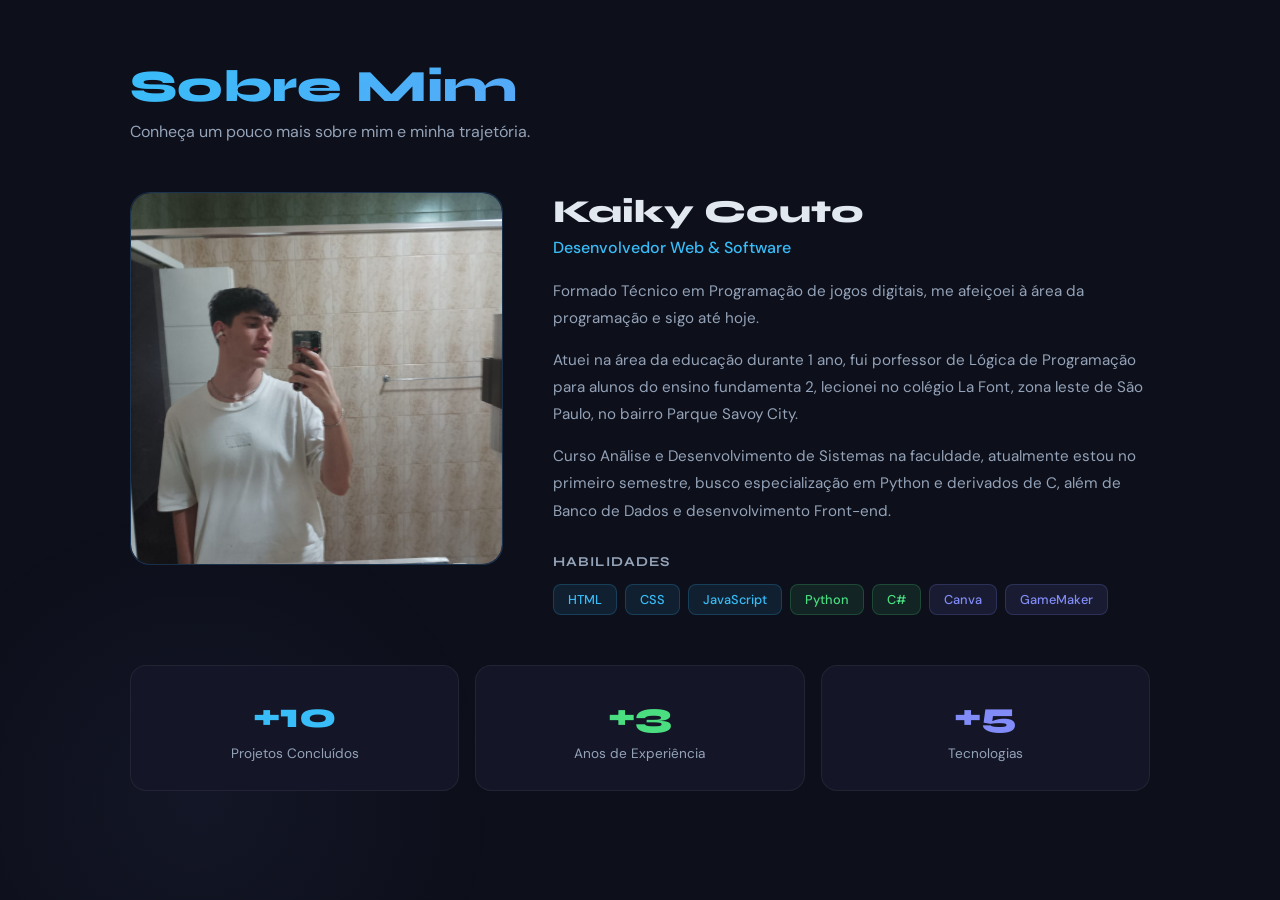
<file: html/about.html>
<!DOCTYPE html>
<html lang="pt-BR">
<head>
    <meta charset="UTF-8">
    <meta name="viewport" content="width=device-width, initial-scale=1.0">
    <title>Sobre</title>
    <link href="https://fonts.googleapis.com/css2?family=Syne:wght@400;600;700;800&family=DM+Sans:wght@300;400;500&display=swap" rel="stylesheet">
    <link rel="stylesheet" type="text/css" href="../css/about.css">
</head>
<body>
    <div class="container">

        <div class="page-header">
            <h1 class="page-title">Sobre Mim</h1>
            <p class="page-desc">Conheça um pouco mais sobre mim e minha trajetória.</p>
        </div>

        <div class="about-grid">

            <!-- Foto -->
            <div class="about-image">
                <div class="image-box">
                    <!-- Coloque sua foto aqui -->
                    <img src="../Imagens/eu.jpeg" alt="Foto" onerror="this.style.display='none'">
                </div>
            </div>

            <!-- Texto -->
            <div class="about-content">
                <h2 class="about-name">Kaiky Couto</h2>
                <p class="about-role">Desenvolvedor Web &amp; Software</p>
                <p class="about-bio">
                    Formado Técnico em Programação de jogos digitais, me afeiçoei à área da programação e sigo até hoje.
                </p>
                <p class="about-bio">
                    Atuei na área da educação durante 1 ano, fui porfessor de Lógica de Programação para alunos do ensino fundamenta 2,
                    lecionei no colégio La Font, zona leste de São Paulo, no bairro Parque Savoy City.
                </p>
                <p class="about-bio">
                    Curso Anãlise e Desenvolvimento de Sistemas na faculdade, atualmente estou no primeiro semestre,
                    busco especialização em Python e derivados de C, além de Banco de Dados e desenvolvimento Front-end.
                </p>

                <div class="skills">
                    <h3 class="skills-title">Habilidades</h3>
                    <div class="skills-grid">
                        <span class="skill-tag blue">HTML</span>
                        <span class="skill-tag blue">CSS</span>
                        <span class="skill-tag blue">JavaScript</span>
                        <span class="skill-tag green">Python</span>
                        <span class="skill-tag green">C#</span>
                        <span class="skill-tag purple">Canva</span>
                        <span class="skill-tag purple">GameMaker</span>
                    </div>
                </div>
            </div>

        </div>

        <!-- Cards de stats -->
        <div class="stats-grid">
            <div class="stat-card">
                <span class="stat-number blue">+10</span>
                <span class="stat-label">Projetos Concluídos</span>
            </div>
            <div class="stat-card">
                <span class="stat-number green">+3</span>
                <span class="stat-label">Anos de Experiência</span>
            </div>
            <div class="stat-card">
                <span class="stat-number purple">+5</span>
                <span class="stat-label">Tecnologias</span>
            </div>
        </div>

    </div>
</body>
</html>
</file>
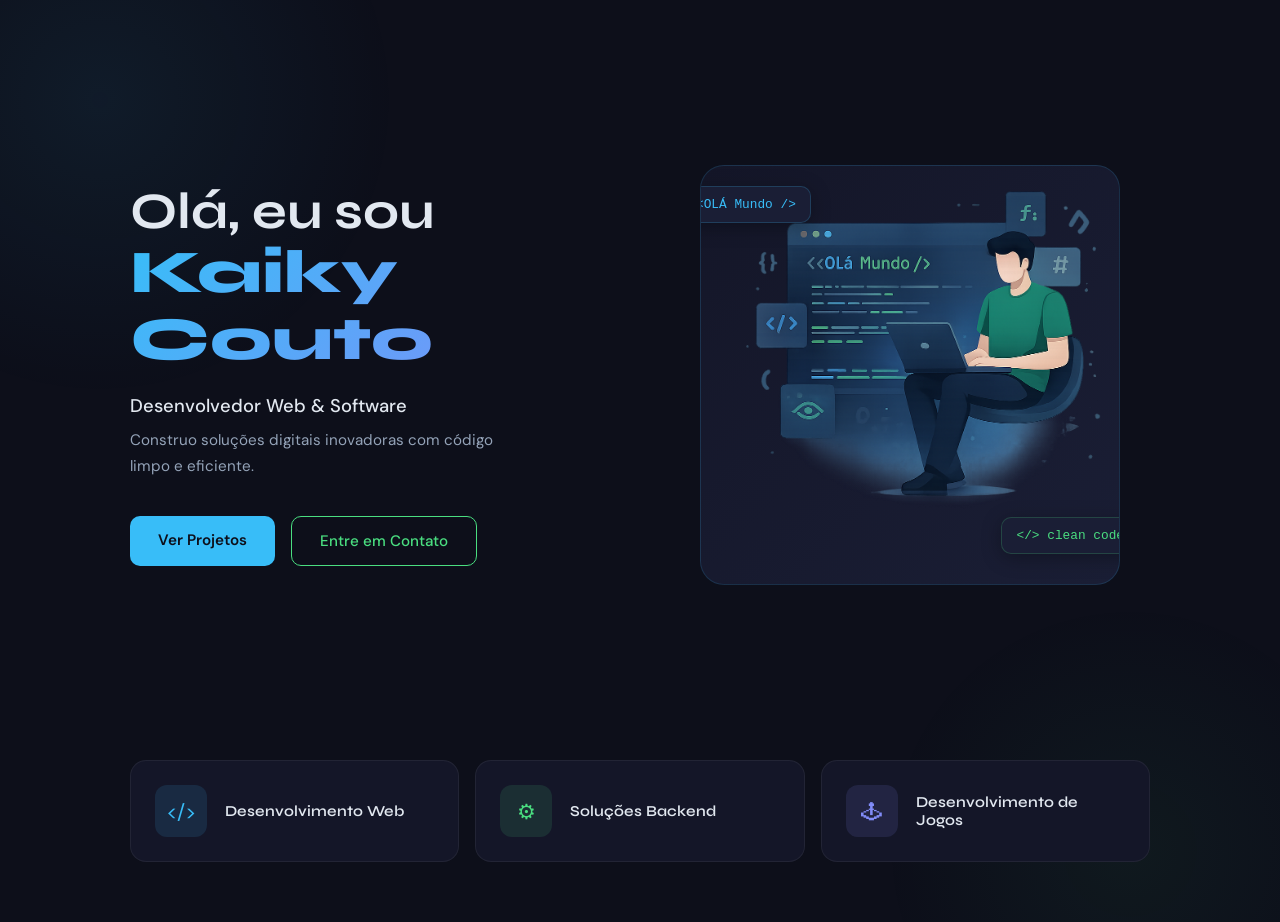
<file: html/home.html>
<!DOCTYPE html>
<html lang="pt-BR">

<head>
    <meta charset="UTF-8">
    <meta name="viewport" content="width=device-width, initial-scale=1.0">
    <title>Home</title>

    <link
        href="https://fonts.googleapis.com/css2?family=Syne:wght@400;600;700;800&family=DM+Sans:wght@300;400;500&display=swap"
        rel="stylesheet">

    <link rel="stylesheet" href="../css/home.css">
</head>

<body>
    <div class="container">

        <section class="hero">

            <div class="hero-left">
                <h1 class="hero-greeting">Olá, eu sou</h1>
                <h1 class="hero-name">Kaiky Couto</h1>

                <p class="hero-role">Desenvolvedor Web & Software</p>

                <p class="hero-desc">
                    Construo soluções digitais inovadoras com código limpo e eficiente.
                </p>

                <div class="hero-buttons">
                    <a href="programming.html" class="btn-primary">Ver Projetos</a>
                    <a href="contact.html" class="btn-secondary">Entre em Contato</a>
                </div>
            </div>


            <div class="hero-right">

                <div class="hero-image-box">

                    <img src="../Imagens/site.png" alt="Ilustração">

                    <div class="code-badge">&lt;OLÁ Mundo /&gt;</div>
                    <div class="code-badge-2">&lt;/&gt; clean code</div>

                </div>

            </div>

        </section>


        <section class="cards-section">

            <div class="cards-grid">

                <div class="card"
                    onclick="parent.document.querySelector('iframe[name=conteudo]').src='programming.html#web'"
                    style="cursor:pointer;">
                    <div class="card-icon blue">&lt;/&gt;</div>
                    <span class="card-label">Desenvolvimento Web</span>
                </div>

                <div class="card"
                    onclick="parent.document.querySelector('iframe[name=conteudo]').src='programming.html#backend'"
                    style="cursor:pointer;">
                    <div class="card-icon green">⚙</div>
                    <span class="card-label">Soluções Backend</span>
                </div>

                <div class="card"
                    onclick="parent.document.querySelector('iframe[name=conteudo]').src='programming.html#uxui'"
                    style="cursor:pointer;">
                    <div class="card-icon purple">🕹</div>
                    <span class="card-label">Desenvolvimento de Jogos</span>
                </div>

            </div>

        </section>

    </div>


    <script>

        document.querySelectorAll('.card').forEach(card => {
            card.addEventListener('click', () => {
                parent.postMessage('programming', '*');
            });
        });

        document.querySelector('.btn-primary').addEventListener('click', () => {
            parent.postMessage('programming', '*');
        });

        document.querySelector('.btn-secondary').addEventListener('click', () => {
            parent.postMessage('contact', '*');
        });

    </script>

</body>

</html>
</file>
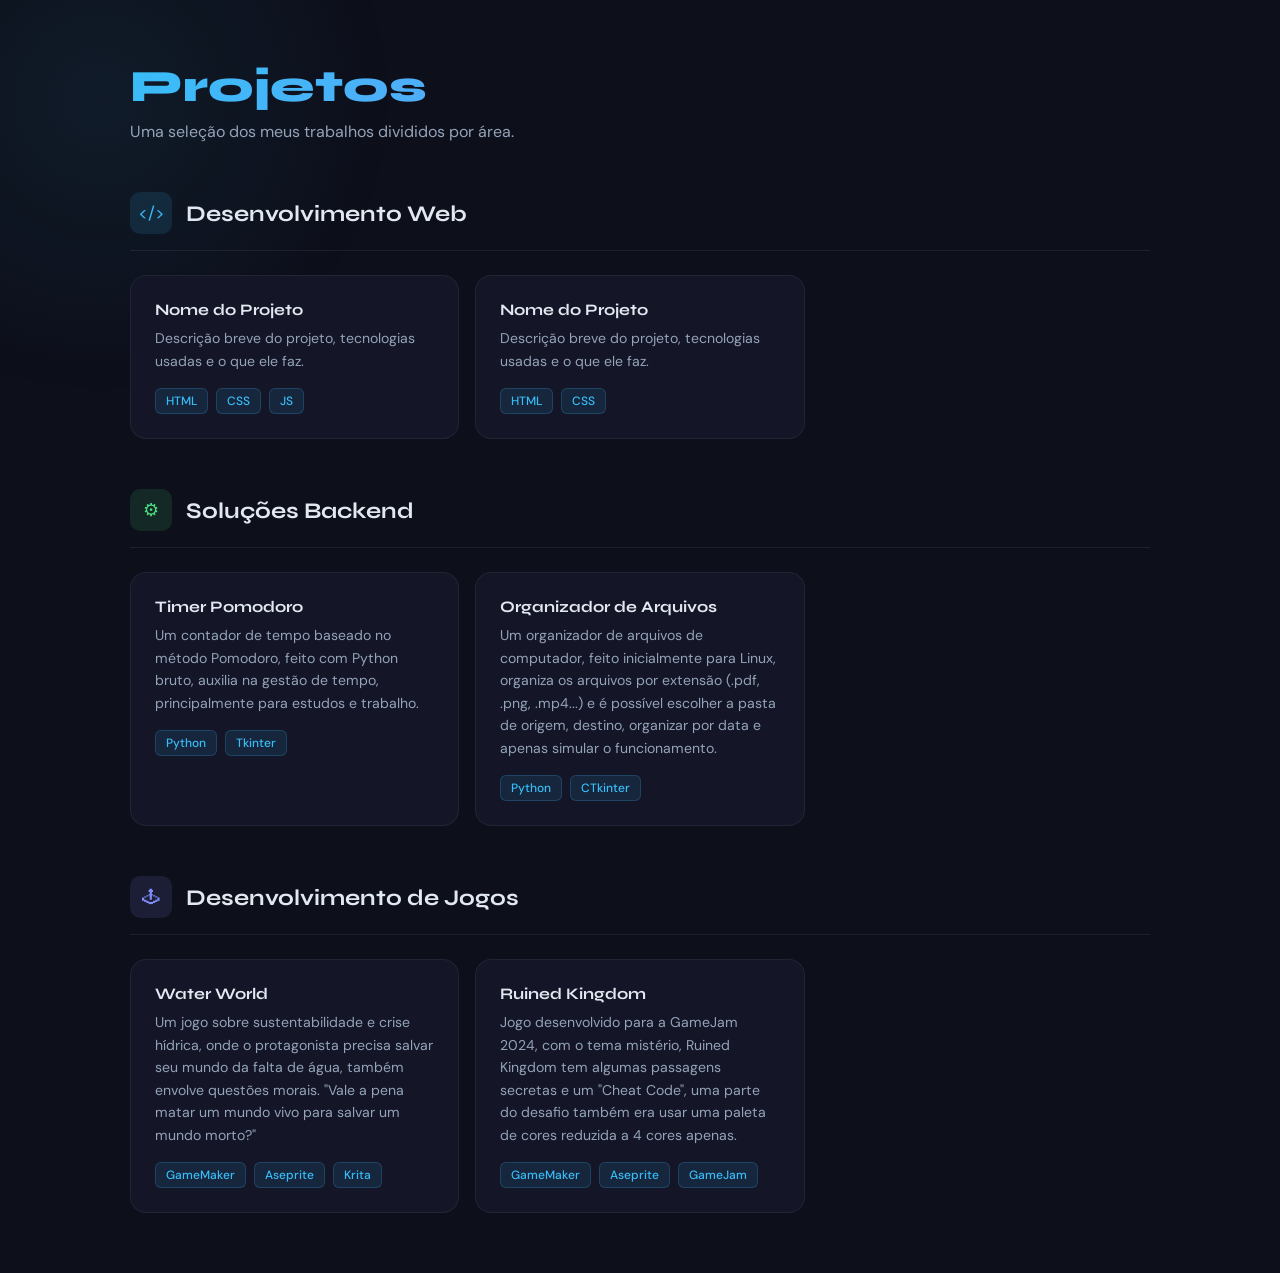
<file: html/programming.html>
<!DOCTYPE html>
<html lang="pt-BR">
<head>
    <meta charset="UTF-8">
    <meta name="viewport" content="width=device-width, initial-scale=1.0">
    <title>Programming</title>
    <link href="https://fonts.googleapis.com/css2?family=Syne:wght@400;600;700;800&family=DM+Sans:wght@300;400;500&display=swap" rel="stylesheet">
    <link rel="stylesheet" type="text/css" href="../css/programming.css">
</head>
<body>
    <div class="container">

        <div class="page-header">
            <h1 class="page-title">Projetos</h1>
            <p class="page-desc">Uma seleção dos meus trabalhos divididos por área.</p>
        </div>

        <div class="sections">

            <!-- Desenvolvimento Web -->
            <section class="section" id="web">
                <div class="section-header">
                    <div class="section-icon blue">&lt;/&gt;</div>
                    <h2 class="section-title">Desenvolvimento Web</h2>
                </div>
                <hr class="section-divider">
                <div class="projects-grid">
                    <div class="project-card">
                        <h3 class="project-name">Nome do Projeto</h3>
                        <p class="project-desc">Descrição breve do projeto, tecnologias usadas e o que ele faz.</p>
                        <div class="project-tags">
                            <span class="tag">HTML</span>
                            <span class="tag">CSS</span>
                            <span class="tag">JS</span>
                        </div>
                    </div>
                    <div class="project-card">
                        <h3 class="project-name">Nome do Projeto</h3>
                        <p class="project-desc">Descrição breve do projeto, tecnologias usadas e o que ele faz.</p>
                        <div class="project-tags">
                            <span class="tag">HTML</span>
                            <span class="tag">CSS</span>
                        </div>
                    </div>
                </div>
            </section>

            <!-- Soluções Backend -->
            <section class="section" id="backend">
                <div class="section-header">
                    <div class="section-icon green">⚙</div>
                    <h2 class="section-title">Soluções Backend</h2>
                </div>
                <hr class="section-divider">
                <div class="projects-grid">
                    <div class="project-card">
                        <h3 class="project-name">Timer Pomodoro</h3>
                        <p class="project-desc">
                            Um contador de tempo baseado no método Pomodoro, feito com Python bruto, auxilia na gestão de tempo, principalmente para estudos e trabalho.
                        </p>
                        <div class="project-tags">
                            <span class="tag">Python</span>
                            <span class="tag">Tkinter</span>
                        </div>
                    </div>
                    <div class="project-card">
                        <h3 class="project-name">Organizador de Arquivos</h3>
                        <p class="project-desc">
                            Um organizador de arquivos de computador, feito inicialmente para Linux, organiza os arquivos por extensão (.pdf, .png, .mp4...) e é possível escolher a pasta de origem, destino, organizar por data e apenas simular o funcionamento.
                        </p>
                        <div class="project-tags">
                            <span class="tag">Python</span>
                            <span class="tag">CTkinter</span>
                        </div>
                    </div>
                </div>
            </section>

            <!-- UX/UI Design -->
            <section class="section" id="uxui">
                <div class="section-header">
                    <div class="section-icon purple">🕹</div>
                    <h2 class="section-title">Desenvolvimento de Jogos</h2>
                </div>
                <hr class="section-divider">
                <div class="projects-grid">
                    <div class="project-card">
                        <h3 class="project-name">Water World</h3>
                        <p class="project-desc">
                            Um jogo sobre sustentabilidade e crise hídrica, onde o protagonista precisa salvar seu mundo da falta de água,
                            também envolve questões morais. "Vale a pena matar um mundo vivo para salvar um mundo morto?"
                        </p>
                        <div class="project-tags">
                            <span class="tag">GameMaker</span>
                            <span class="tag">Aseprite</span>
                            <span class="tag">Krita</span>
                        </div>
                    </div>
                    <div class="project-card">
                        <h3 class="project-name">Ruined Kingdom</h3>
                        <p class="project-desc">
                            Jogo desenvolvido para a GameJam 2024, com o tema mistério,
                            Ruined Kingdom tem algumas passagens secretas e um "Cheat Code",
                            uma parte do desafio também era usar uma paleta de cores reduzida a 4 cores apenas.
                        </p>
                        <div class="project-tags">
                            <span class="tag">GameMaker</span>
                            <span class="tag">Aseprite</span>
                            <span class="tag">GameJam</span>
                        </div>
                    </div>
                </div>
            </section>

        </div>
    </div>
</body>
</html>
</file>
<file: css/about.css>
* {
    margin: 0;
    padding: 0;
    box-sizing: border-box;
}

:root {
    --bg: #0d0f1a;
    --surface: #141628;
    --surface2: #1a1e35;
    --accent-blue: #38bdf8;
    --accent-green: #4ade80;
    --accent-purple: #818cf8;
    --text: #e2e8f0;
    --text-muted: #94a3b8;
}

body {
    background-color: var(--bg);
    font-family: 'DM Sans', sans-serif;
    color: var(--text);
    min-height: 100vh;
}

body::before {
    content: '';
    position: fixed;
    bottom: -200px;
    left: -100px;
    width: 600px;
    height: 600px;
    background: radial-gradient(circle, rgba(129, 140, 248, 0.06) 0%, transparent 70%);
    pointer-events: none;
    z-index: 0;
}

.container {
    position: relative;
    z-index: 1;
    max-width: 1100px;
    margin: 0 auto;
    padding: 60px 40px;
}

.page-header {
    margin-bottom: 50px;
    opacity: 0;
    animation: fadeInUp 0.7s ease 0.1s forwards;
}

.page-title {
    font-family: 'Syne', sans-serif;
    font-size: 2.8rem;
    font-weight: 800;
    background: linear-gradient(135deg, var(--accent-blue), var(--accent-purple));
    -webkit-background-clip: text;
    -webkit-text-fill-color: transparent;
    background-clip: text;
}

.page-desc {
    color: var(--text-muted);
    font-size: 1rem;
    margin-top: 8px;
}

/* About grid */
.about-grid {
    display: grid;
    grid-template-columns: 1fr 1.6fr;
    gap: 50px;
    align-items: start;
    opacity: 0;
    animation: fadeInUp 0.7s ease 0.2s forwards;
}

.image-box {
    background: linear-gradient(135deg, var(--surface), var(--surface2));
    border: 1px solid rgba(56, 189, 248, 0.15);
    border-radius: 20px;
    aspect-ratio: 1;
    display: flex;
    align-items: center;
    justify-content: center;
    overflow: hidden;
}

.image-box img {
    width: 100%;
    height: 100%;
    object-fit: cover;
    border-radius: 20px;
}

.image-placeholder {
    color: var(--text-muted);
    font-size: 0.85rem;
    margin: 0;
}

.about-name {
    font-family: 'Syne', sans-serif;
    font-size: 2rem;
    font-weight: 800;
    color: var(--text);
}

.about-role {
    font-size: 1rem;
    color: var(--accent-blue);
    font-weight: 500;
    margin-top: 6px;
    margin-bottom: 20px;
}

.about-bio {
    font-size: 0.95rem;
    color: var(--text-muted);
    line-height: 1.8;
    margin-bottom: 14px;
    margin: 0 0 14px 0;
}

.skills {
    margin-top: 28px;
}

.skills-title {
    font-family: 'Syne', sans-serif;
    font-size: 0.85rem;
    font-weight: 700;
    color: var(--text-muted);
    text-transform: uppercase;
    letter-spacing: 0.08em;
    margin-bottom: 14px;
}

.skills-grid {
    display: flex;
    flex-wrap: wrap;
    gap: 8px;
}

.skill-tag {
    padding: 6px 14px;
    border-radius: 8px;
    font-size: 0.8rem;
    font-family: 'DM Sans', sans-serif;
    font-weight: 500;
}

.skill-tag.blue   { background: rgba(56, 189, 248, 0.1);  color: var(--accent-blue);   border: 1px solid rgba(56, 189, 248, 0.2); }
.skill-tag.green  { background: rgba(74, 222, 128, 0.1);  color: var(--accent-green);  border: 1px solid rgba(74, 222, 128, 0.2); }
.skill-tag.purple { background: rgba(129, 140, 248, 0.1); color: var(--accent-purple); border: 1px solid rgba(129, 140, 248, 0.2); }

/* Stats */
.stats-grid {
    display: grid;
    grid-template-columns: repeat(3, 1fr);
    gap: 16px;
    margin-top: 50px;
    opacity: 0;
    animation: fadeInUp 0.7s ease 0.35s forwards;
}

.stat-card {
    background: var(--surface);
    border: 1px solid rgba(255,255,255,0.06);
    border-radius: 16px;
    padding: 28px;
    display: flex;
    flex-direction: column;
    align-items: center;
    gap: 8px;
    transition: transform 0.25s, border-color 0.25s;
}

.stat-card:hover {
    transform: translateY(-4px);
    border-color: rgba(56, 189, 248, 0.2);
}

.stat-number {
    font-family: 'Syne', sans-serif;
    font-size: 2.2rem;
    font-weight: 800;
}

.stat-number.blue   { color: var(--accent-blue); }
.stat-number.green  { color: var(--accent-green); }
.stat-number.purple { color: var(--accent-purple); }

.stat-label {
    font-size: 0.85rem;
    color: var(--text-muted);
    text-align: center;
}

@keyframes fadeInUp {
    from { opacity: 0; transform: translateY(24px); }
    to   { opacity: 1; transform: translateY(0); }
}

::-webkit-scrollbar {
    width: 4px;
}

::-webkit-scrollbar-track {
    background: transparent;
}

::-webkit-scrollbar-thumb {
    background: rgba(56, 189, 248, 0.3);
    border-radius: 10px;
}

::-webkit-scrollbar-thumb:hover {
    background: rgba(56, 189, 248, 0.6);
}
</file>
<file: css/home.css>
* {
    margin: 0;
    padding: 0;
    box-sizing: border-box;
}

:root {
    --bg: #0d0f1a;
    --surface: #141628;
    --surface2: #1a1e35;
    --accent-blue: #38bdf8;
    --accent-green: #4ade80;
    --text: #e2e8f0;
    --text-muted: #94a3b8;
}

body {
    background-color: var(--bg);
    font-family: 'DM Sans', sans-serif;
    color: var(--text);
    min-height: 100vh;
    overflow-x: hidden;
}

body::before {
    content: '';
    position: fixed;
    top: -200px;
    left: -200px;
    width: 600px;
    height: 600px;
    background: radial-gradient(circle, rgba(56, 189, 248, 0.07) 0%, transparent 70%);
    pointer-events: none;
    z-index: 0;
}

body::after {
    content: '';
    position: fixed;
    bottom: -200px;
    right: -100px;
    width: 500px;
    height: 500px;
    background: radial-gradient(circle, rgba(74, 222, 128, 0.05) 0%, transparent 70%);
    pointer-events: none;
    z-index: 0;
}

.container {
    position: relative;
    z-index: 1;
    max-width: 1100px;
    margin: 0 auto;
    padding: 60px 40px;
}

.hero {
    display: grid;
    grid-template-columns: 1fr 1fr;
    align-items: center;
    gap: 60px;
    min-height: 70vh;
}

.hero-greeting {
    font-family: 'Syne', sans-serif;
    font-size: 3.2rem;
    font-weight: 700;
    line-height: 1.1;
    color: var(--text);
    opacity: 0;
    animation: fadeInLeft 0.8s ease 0.1s forwards;
}

.hero-name {
    font-family: 'Syne', sans-serif;
    font-size: 3.8rem;
    font-weight: 800;
    background: linear-gradient(135deg, var(--accent-blue), #818cf8);
    -webkit-background-clip: text;
    -webkit-text-fill-color: transparent;
    background-clip: text;
    line-height: 1.1;
    opacity: 0;
    animation: fadeInLeft 0.8s ease 0.2s forwards;
}

.hero-role {
    font-size: 1.15rem;
    font-weight: 500;
    color: var(--text);
    margin-top: 20px;
    opacity: 0;
    animation: fadeInLeft 0.8s ease 0.3s forwards;
}

.hero-desc {
    font-size: 0.95rem;
    color: var(--text-muted);
    line-height: 1.7;
    margin-top: 10px;
    max-width: 380px;
    opacity: 0;
    animation: fadeInLeft 0.8s ease 0.4s forwards;
}

.hero-buttons {
    display: flex;
    gap: 16px;
    margin-top: 36px;
    opacity: 0;
    animation: fadeInLeft 0.8s ease 0.5s forwards;
}

.btn-primary {
    padding: 14px 28px;
    background: var(--accent-blue);
    color: #0d0f1a;
    border: none;
    border-radius: 10px;
    font-family: 'DM Sans', sans-serif;
    font-size: 0.95rem;
    font-weight: 600;
    cursor: pointer;
    transition: transform 0.2s, box-shadow 0.2s;
    text-decoration: none;
}

.btn-primary:hover {
    transform: translateY(-2px);
    box-shadow: 0 8px 24px rgba(56, 189, 248, 0.35);
}

.btn-secondary {
    padding: 14px 28px;
    background: transparent;
    color: var(--accent-green);
    border: 1.5px solid var(--accent-green);
    border-radius: 10px;
    font-family: 'DM Sans', sans-serif;
    font-size: 0.95rem;
    font-weight: 500;
    cursor: pointer;
    transition: transform 0.2s, background 0.2s, box-shadow 0.2s;
    text-decoration: none;
}

.btn-secondary:hover {
    transform: translateY(-2px);
    background: rgba(74, 222, 128, 0.08);
    box-shadow: 0 8px 24px rgba(74, 222, 128, 0.15);
}

.hero-right {
    display: flex;
    justify-content: center;
    align-items: center;
    opacity: 0;
    animation: fadeInRight 0.9s ease 0.3s forwards;
}

.hero-image-box {
    position: relative;
    width: 100%;
    max-width: 420px;
    aspect-ratio: 1;
    background: linear-gradient(135deg, var(--surface) 0%, var(--surface2) 100%);
    border-radius: 24px;
    border: 1px solid rgba(56, 189, 248, 0.15);
    display: flex;
    align-items: center;
    justify-content: center;
    overflow: hidden;
}

.hero-image-box img {
    width: 100%;
    height: 100%;
    object-fit: cover;
    border-radius: 24px;
}

.hero-image-placeholder {
    color: var(--text-muted);
    font-size: 0.85rem;
    text-align: center;
    padding: 20px;
}

.code-badge {
    position: absolute;
    top: 20px;
    left: -20px;
    background: var(--surface2);
    border: 1px solid rgba(56, 189, 248, 0.2);
    border-radius: 10px;
    padding: 10px 14px;
    font-family: 'Courier New', monospace;
    font-size: 0.8rem;
    color: var(--accent-blue);
    box-shadow: 0 4px 20px rgba(0,0,0,0.3);
    animation: float 3s ease-in-out infinite;
}

.code-badge-2 {
    position: absolute;
    bottom: 30px;
    right: -20px;
    background: var(--surface2);
    border: 1px solid rgba(74, 222, 128, 0.2);
    border-radius: 10px;
    padding: 10px 14px;
    font-family: 'Courier New', monospace;
    font-size: 0.8rem;
    color: var(--accent-green);
    box-shadow: 0 4px 20px rgba(0,0,0,0.3);
    animation: float 3s ease-in-out 1.5s infinite;
}

.cards-section {
    margin-top: 70px;
    opacity: 0;
    animation: fadeInUp 0.8s ease 0.7s forwards;
}

.cards-grid {
    display: grid;
    grid-template-columns: repeat(3, 1fr);
    gap: 16px;
}

.card {
    background: var(--surface);
    border: 1px solid rgba(255,255,255,0.06);
    border-radius: 16px;
    padding: 24px;
    display: flex;
    align-items: center;
    gap: 18px;
    transition: transform 0.25s, border-color 0.25s, box-shadow 0.25s;
    cursor: default;
}

.card:hover {
    transform: translateY(-4px);
    border-color: rgba(56, 189, 248, 0.25);
    box-shadow: 0 8px 30px rgba(0,0,0,0.25);
}

.card-icon {
    width: 52px;
    height: 52px;
    border-radius: 12px;
    display: flex;
    align-items: center;
    justify-content: center;
    font-size: 1.3rem;
    flex-shrink: 0;
}

.card-icon.blue { background: rgba(56, 189, 248, 0.12); color: var(--accent-blue); }
.card-icon.green { background: rgba(74, 222, 128, 0.12); color: var(--accent-green); }
.card-icon.purple { background: rgba(129, 140, 248, 0.12); color: #818cf8; }

.card-label {
    font-family: 'Syne', sans-serif;
    font-size: 0.95rem;
    font-weight: 600;
    color: var(--text);
}

@keyframes fadeInLeft {
    from { opacity: 0; transform: translateX(-30px); }
    to { opacity: 1; transform: translateX(0); }
}

@keyframes fadeInRight {
    from { opacity: 0; transform: translateX(30px); }
    to { opacity: 1; transform: translateX(0); }
}

@keyframes fadeInUp {
    from { opacity: 0; transform: translateY(30px); }
    to { opacity: 1; transform: translateY(0); }
}

@keyframes float {
    0%, 100% { transform: translateY(0); }
    50% { transform: translateY(-8px); }
}

::-webkit-scrollbar {
    width: 4px;
}

::-webkit-scrollbar-track {
    background: transparent;
}

::-webkit-scrollbar-thumb {
    background: rgba(56, 189, 248, 0.3);
    border-radius: 10px;
}

::-webkit-scrollbar-thumb:hover {
    background: rgba(56, 189, 248, 0.6);
}
</file>
<file: css/programming.css>
* {
    margin: 0;
    padding: 0;
    box-sizing: border-box;
}

:root {
    --bg: #0d0f1a;
    --surface: #141628;
    --surface2: #1a1e35;
    --accent-blue: #38bdf8;
    --accent-green: #4ade80;
    --accent-purple: #818cf8;
    --text: #e2e8f0;
    --text-muted: #94a3b8;
}

body {
    background-color: var(--bg);
    font-family: 'DM Sans', sans-serif;
    color: var(--text);
    min-height: 100vh;
}

body::before {
    content: '';
    position: fixed;
    top: -200px;
    left: -200px;
    width: 600px;
    height: 600px;
    background: radial-gradient(circle, rgba(56, 189, 248, 0.07) 0%, transparent 70%);
    pointer-events: none;
    z-index: 0;
}

.container {
    position: relative;
    z-index: 1;
    max-width: 1100px;
    margin: 0 auto;
    padding: 60px 40px;
}

.page-header {
    margin-bottom: 50px;
    opacity: 0;
    animation: fadeInUp 0.7s ease 0.1s forwards;
}

.page-title {
    font-family: 'Syne', sans-serif;
    font-size: 2.8rem;
    font-weight: 800;
    background: linear-gradient(135deg, var(--accent-blue), var(--accent-purple));
    -webkit-background-clip: text;
    -webkit-text-fill-color: transparent;
    background-clip: text;
}

.page-desc {
    color: var(--text-muted);
    font-size: 1rem;
    margin-top: 8px;
}

.sections {
    display: flex;
    flex-direction: column;
    gap: 50px;
}

.section {
    opacity: 0;
    animation: fadeInUp 0.7s ease forwards;
}

.section:nth-child(1) { animation-delay: 0.2s; }
.section:nth-child(2) { animation-delay: 0.35s; }
.section:nth-child(3) { animation-delay: 0.5s; }

.section-header {
    display: flex;
    align-items: center;
    gap: 14px;
    margin-bottom: 16px;
}

.section-icon {
    width: 42px;
    height: 42px;
    border-radius: 10px;
    display: flex;
    align-items: center;
    justify-content: center;
    font-size: 1.1rem;
    flex-shrink: 0;
}

.section-icon.blue   { background: rgba(56, 189, 248, 0.12); color: var(--accent-blue); }
.section-icon.green  { background: rgba(74, 222, 128, 0.12); color: var(--accent-green); }
.section-icon.purple { background: rgba(129, 140, 248, 0.12); color: var(--accent-purple); }

.section-title {
    font-family: 'Syne', sans-serif;
    font-size: 1.4rem;
    font-weight: 700;
    color: var(--text);
}

.section-divider {
    border: none;
    border-top: 1px solid rgba(255,255,255,0.07);
    margin-bottom: 24px;
}

.projects-grid {
    display: grid;
    grid-template-columns: repeat(auto-fill, minmax(280px, 1fr));
    gap: 16px;
}

.project-card {
    background: var(--surface);
    border: 1px solid rgba(255,255,255,0.06);
    border-radius: 16px;
    padding: 24px;
    transition: transform 0.25s, border-color 0.25s, box-shadow 0.25s;
    cursor: default;
}

.project-card:hover {
    transform: translateY(-4px);
    border-color: rgba(56, 189, 248, 0.2);
    box-shadow: 0 8px 30px rgba(0,0,0,0.25);
}

.project-name {
    font-family: 'Syne', sans-serif;
    font-size: 1rem;
    font-weight: 700;
    color: var(--text);
    margin-bottom: 8px;
}

.project-desc {
    font-size: 0.88rem;
    color: var(--text-muted);
    line-height: 1.6;
    margin-bottom: 16px;
}

.project-tags {
    display: flex;
    flex-wrap: wrap;
    gap: 8px;
}

.tag {
    background: rgba(56, 189, 248, 0.1);
    color: var(--accent-blue);
    border: 1px solid rgba(56, 189, 248, 0.2);
    border-radius: 6px;
    padding: 4px 10px;
    font-size: 0.75rem;
    font-family: 'DM Sans', sans-serif;
    font-weight: 500;
}

@keyframes fadeInUp {
    from { opacity: 0; transform: translateY(24px); }
    to   { opacity: 1; transform: translateY(0); }
}

::-webkit-scrollbar {
    width: 4px;
}

::-webkit-scrollbar-track {
    background: transparent;
}

::-webkit-scrollbar-thumb {
    background: rgba(56, 189, 248, 0.3);
    border-radius: 10px;
}

::-webkit-scrollbar-thumb:hover {
    background: rgba(56, 189, 248, 0.6);
}
</file>
